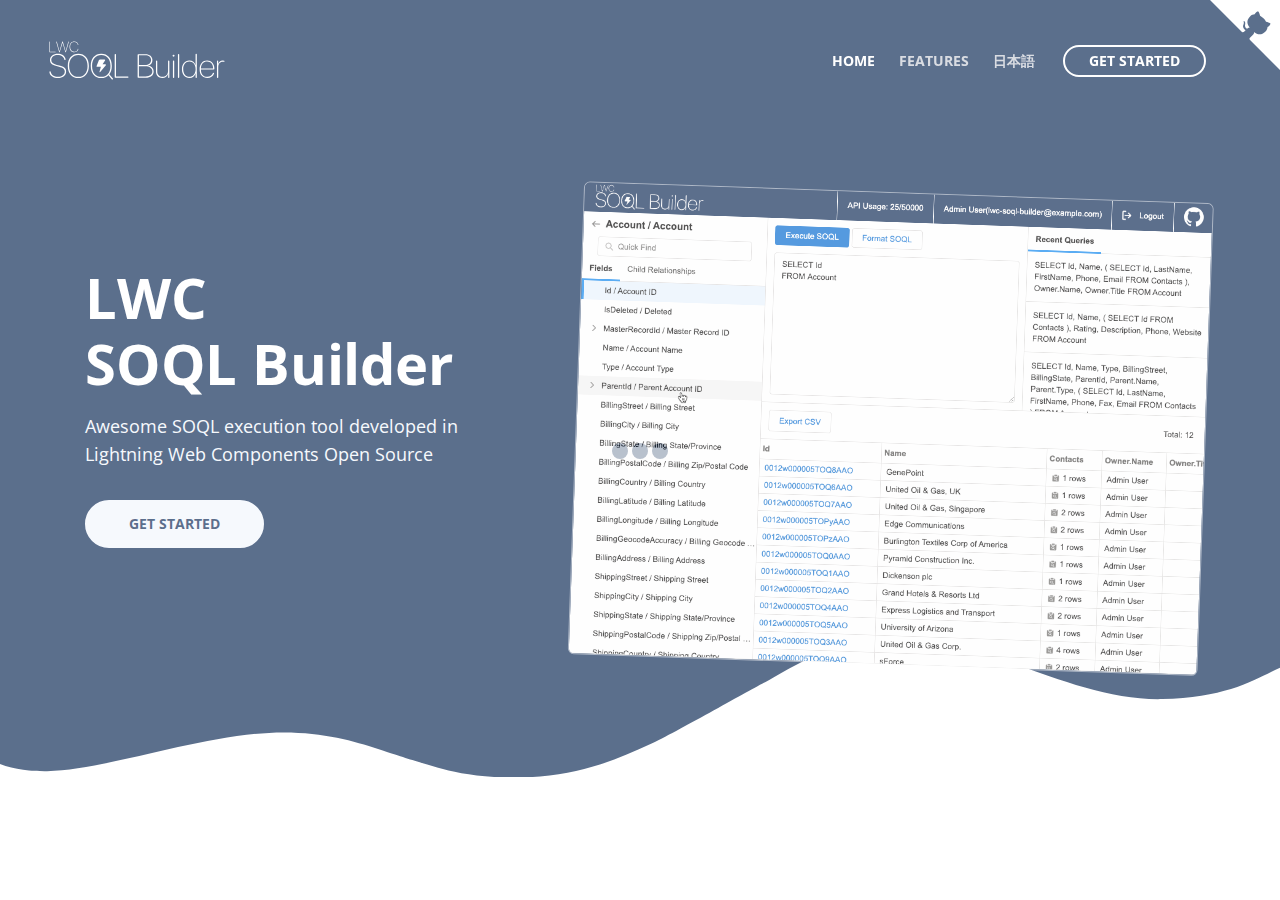
<file: index.html>
<!DOCTYPE html>
<html lang="en">
<head>
    <!-- Global site tag (gtag.js) - Google Analytics -->
    <script async src="https://www.googletagmanager.com/gtag/js?id=UA-15440552-7"></script>
    <script>
        window.dataLayer = window.dataLayer || [];
        function gtag(){dataLayer.push(arguments);}
        gtag('js', new Date());

        gtag('config', 'UA-15440552-7');
    </script>

    <meta charset="utf-8">
    <meta name="viewport" content="width=device-width, initial-scale=1, shrink-to-fit=no">
    
    <!-- SEO Meta Tags -->
    <meta name="description" content="LWC SOQL Builder is Awesome SOQL execution tool developed in Lightning Web Components Open Source.">
    <meta name="author" content="Atsuhiko Kimura">

    <!-- OG Meta Tags to improve the way the post looks when you share the page on LinkedIn, Facebook, Google+ -->
	<meta property="og:site_name" content="LWC SOQL Builder" /> <!-- website name -->
	<meta property="og:site" content="https://lwc-soql-builder.github.io/" /> <!-- website link -->
	<meta property="og:title" content="LWC SOQL Builder"/> <!-- title shown in the actual shared post -->
	<meta property="og:description" content="Awesome SOQL execution tool developed in Lightning Web Components Open Source" /> <!-- description shown in the actual shared post -->
	<meta property="og:image" content="https://lwc-soql-builder.github.io/images/ogp.png" /> <!-- image link, make sure it's jpg -->
	<meta property="og:url" content="https://lwc-soql-builder.github.io/" /> <!-- where do you want your post to link to -->
	<meta property="og:type" content="website" />

    <!-- Website Title -->
    <title>LWC SOQL Builder</title>
    
    <!-- Styles -->
    <link href="https://fonts.googleapis.com/css?family=Open+Sans:400,400i,700&display=swap&subset=latin-ext" rel="stylesheet">
    <link href="css/bootstrap.css" rel="stylesheet">
    <link href="css/fontawesome-all.css" rel="stylesheet">
    <link href="css/swiper.css" rel="stylesheet">
	<link href="css/magnific-popup.css" rel="stylesheet">
	<link href="css/styles.css" rel="stylesheet">
	
	<!-- Favicon  -->
    <link rel="icon" href="images/favicon.ico">
</head>
<body data-spy="scroll" data-target=".fixed-top">
    
    <!-- Preloader -->
	<div class="spinner-wrapper">
        <div class="spinner">
            <div class="bounce1"></div>
            <div class="bounce2"></div>
            <div class="bounce3"></div>
        </div>
    </div>
    <!-- end of preloader -->
    

    <!-- Navigation -->
    <nav class="navbar navbar-expand-lg navbar-dark navbar-custom fixed-top">
        <div class="container">

            <!-- Text Logo - Use this if you don't have a graphic logo -->
            <!-- <a class="navbar-brand logo-text page-scroll" href="index.html">Tivo</a> -->

            <!-- Image Logo -->
            <a class="navbar-brand logo-image" href="/"><img src="images/logo_white.svg" alt="alternative"></a> 
            
            <!-- Mobile Menu Toggle Button -->
            <button class="navbar-toggler" type="button" data-toggle="collapse" data-target="#navbarsExampleDefault" aria-controls="navbarsExampleDefault" aria-expanded="false" aria-label="Toggle navigation">
                <span class="navbar-toggler-awesome fas fa-bars"></span>
                <span class="navbar-toggler-awesome fas fa-times"></span>
            </button>
            <!-- end of mobile menu toggle button -->

            <div class="collapse navbar-collapse" id="navbarsExampleDefault">
                <ul class="navbar-nav ml-auto">
                    <li class="nav-item">
                        <a class="nav-link page-scroll" href="#header">HOME <span class="sr-only">(current)</span></a>
                    </li>
                    <li class="nav-item">
                        <a class="nav-link page-scroll" href="#features">FEATURES</a>
                    </li>
                    <li class="nav-item">
                        <a class="nav-link" href="index.ja.html">日本語</a>
                    </li>
                </ul>
                <span class="nav-item">
                    <a class="btn-outline-sm" href="/lwc-soql-builder/">GET STARTED</a>
                </span>
            </div>
        </div> <!-- end of container -->
    </nav> <!-- end of navbar -->
    <!-- end of navigation -->

    <!-- Github Corners-->
    <a href="https://github.com/lwc-soql-builder/lwc-soql-builder" class="github-corner" aria-label="View source on GitHub" target="_blank"><svg width="70" height="70" viewBox="0 0 250 250" style="fill:#fff; color:#16325c; position: fixed; top: 0; border: 0; right: 0; z-index:1100;" aria-hidden="true"><path d="M0,0 L115,115 L130,115 L142,142 L250,250 L250,0 Z"></path><path d="M128.3,109.0 C113.8,99.7 119.0,89.6 119.0,89.6 C122.0,82.7 120.5,78.6 120.5,78.6 C119.2,72.0 123.4,76.3 123.4,76.3 C127.3,80.9 125.5,87.3 125.5,87.3 C122.9,97.6 130.6,101.9 134.4,103.2" fill="currentColor" style="transform-origin: 130px 106px;" class="octo-arm"></path><path d="M115.0,115.0 C114.9,115.1 118.7,116.5 119.8,115.4 L133.7,101.6 C136.9,99.2 139.9,98.4 142.2,98.6 C133.8,88.0 127.5,74.4 143.8,58.0 C148.5,53.4 154.0,51.2 159.7,51.0 C160.3,49.4 163.2,43.6 171.4,40.1 C171.4,40.1 176.1,42.5 178.8,56.2 C183.1,58.6 187.2,61.8 190.9,65.4 C194.5,69.0 197.7,73.2 200.1,77.6 C213.8,80.2 216.3,84.9 216.3,84.9 C212.7,93.1 206.9,96.0 205.4,96.6 C205.1,102.4 203.0,107.8 198.3,112.5 C181.9,128.9 168.3,122.5 157.7,114.1 C157.9,116.9 156.7,120.9 152.7,124.9 L141.0,136.5 C139.8,137.7 141.6,141.9 141.8,141.8 Z" fill="currentColor" class="octo-body"></path></svg></a><style>.github-corner:hover .octo-arm{animation:octocat-wave 560ms ease-in-out}@keyframes octocat-wave{0%,100%{transform:rotate(0)}20%,60%{transform:rotate(-25deg)}40%,80%{transform:rotate(10deg)}}@media (max-width:500px){.github-corner:hover .octo-arm{animation:none}.github-corner .octo-arm{animation:octocat-wave 560ms ease-in-out}}</style>
    <!-- end of Github Corners-->

    <!-- Header -->
    <header id="header" class="header">
        <div class="header-content">
            <div class="container">
                <div class="row">
                    <div class="col-lg-6 col-xl-5">
                        <div class="text-container">
                            <h1>LWC <br>SOQL Builder</h1>
                            <p class="p-large">Awesome SOQL execution tool developed in Lightning Web Components Open Source</p>
                            <a class="btn-solid-lg page-scroll" href="/lwc-soql-builder/">GET STARTED</a>
                        </div> <!-- end of text-container -->
                    </div> <!-- end of col -->
                    <div class="col-lg-6 col-xl-7">
                        <div class="image-container">
                            <div class="img-wrapper">
                                <a class="popup-with-move-anim" href="#header-lightbox">
                                    <img class="img-fluid" src="images/lwc-soql-builder-animation.gif" alt="alternative">
                                </a>
                            </div> <!-- end of img-wrapper -->
                        </div> <!-- end of image-container -->
                    </div> <!-- end of col -->
                </div> <!-- end of row -->
            </div> <!-- end of container -->
        </div> <!-- end of header-content -->
    </header> <!-- end of header -->
    <svg class="header-frame" data-name="Layer 1" xmlns="http://www.w3.org/2000/svg" preserveAspectRatio="none" viewBox="0 0 1920 310"><defs><style>.cls-1{fill:#16325c;}</style></defs><title>header-frame</title><path class="cls-1" d="M0,283.054c22.75,12.98,53.1,15.2,70.635,14.808,92.115-2.077,238.3-79.9,354.895-79.938,59.97-.019,106.17,18.059,141.58,34,47.778,21.511,47.778,21.511,90,38.938,28.418,11.731,85.344,26.169,152.992,17.971,68.127-8.255,115.933-34.963,166.492-67.393,37.467-24.032,148.6-112.008,171.753-127.963,27.951-19.26,87.771-81.155,180.71-89.341,72.016-6.343,105.479,12.388,157.434,35.467,69.73,30.976,168.93,92.28,256.514,89.405,100.992-3.315,140.276-41.7,177-64.9V0.24H0V283.054Z"/></svg>
    <!-- end of header -->
    	
    <!-- Scripts -->
    <script src="js/jquery.min.js"></script> <!-- jQuery for Bootstrap's JavaScript plugins -->
    <script src="js/popper.min.js"></script> <!-- Popper tooltip library for Bootstrap -->
    <script src="js/bootstrap.min.js"></script> <!-- Bootstrap framework -->
    <script src="js/jquery.easing.min.js"></script> <!-- jQuery Easing for smooth scrolling between anchors -->
    <script src="js/swiper.min.js"></script> <!-- Swiper for image and text sliders -->
    <script src="js/jquery.magnific-popup.js"></script> <!-- Magnific Popup for lightboxes -->
    <script src="js/validator.min.js"></script> <!-- Validator.js - Bootstrap plugin that validates forms -->
    <script src="js/scripts.js"></script> <!-- Custom scripts -->
</body>
</html>
</file>
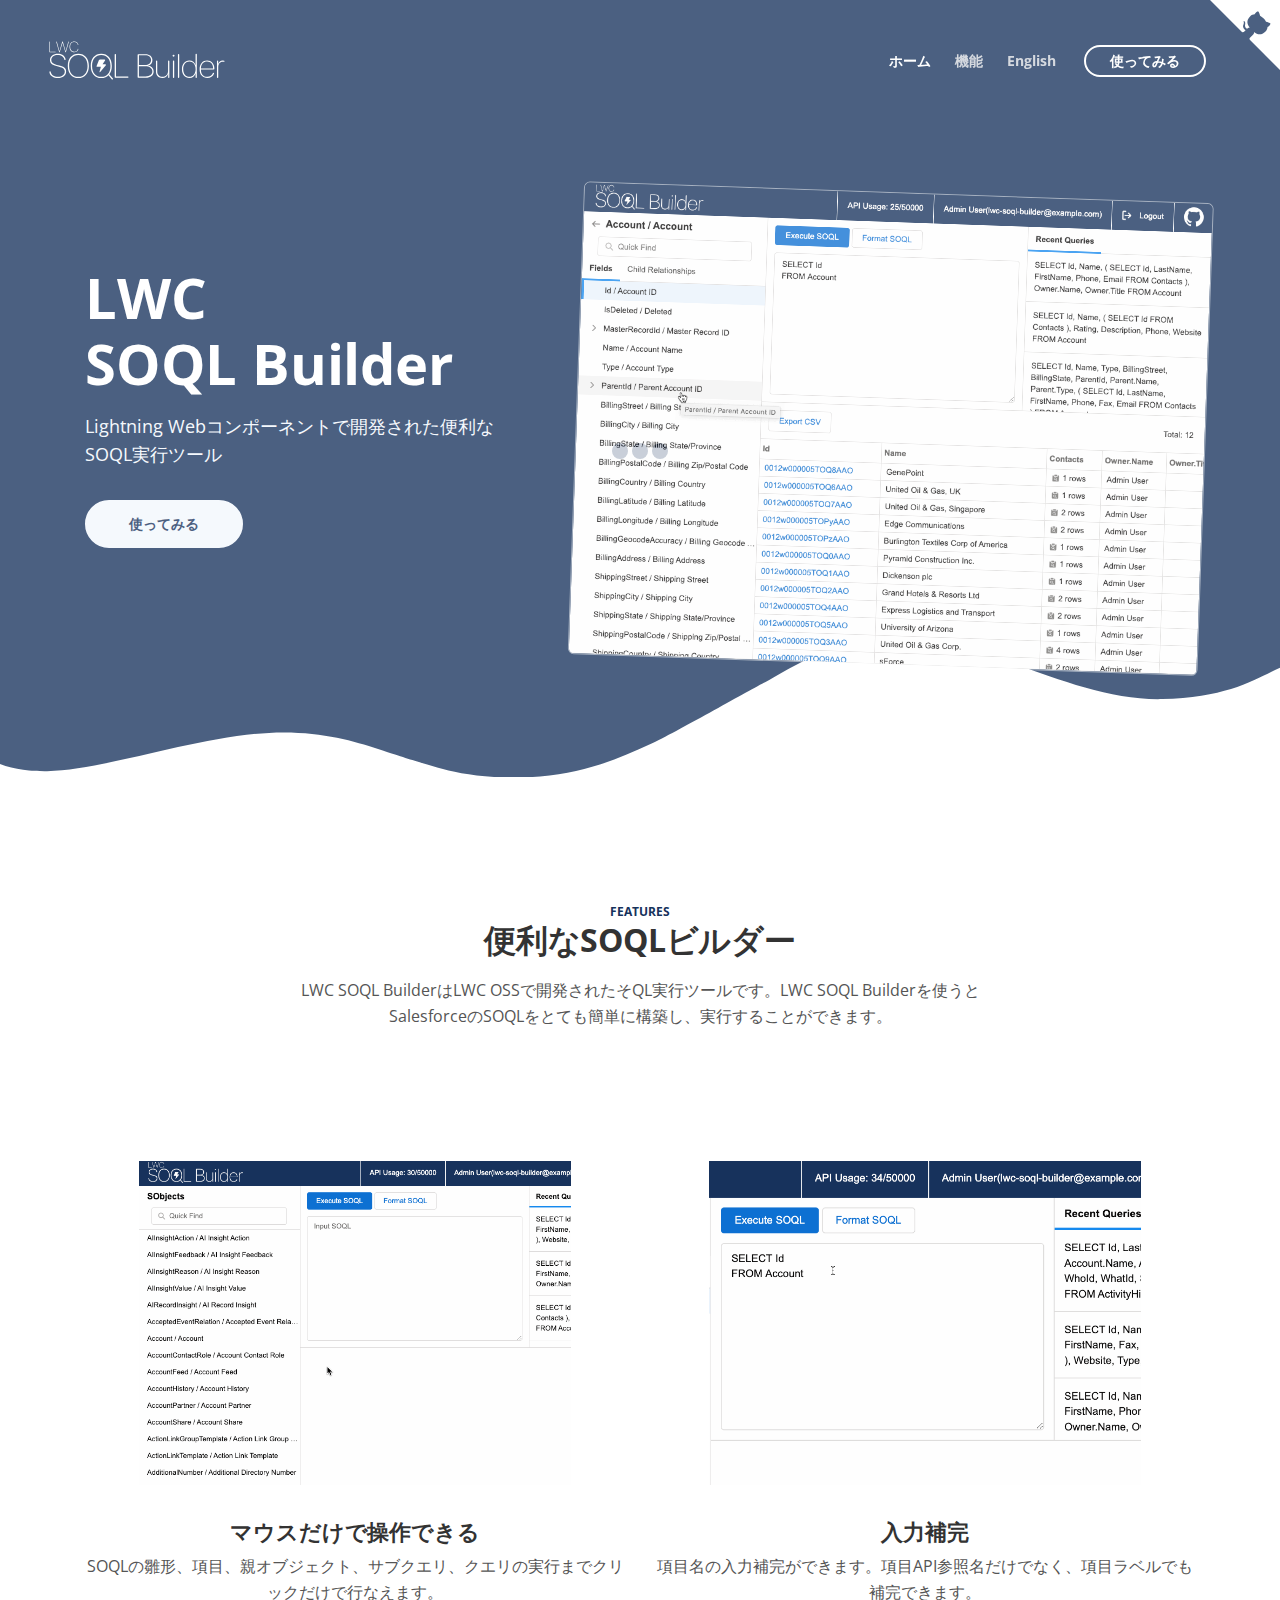
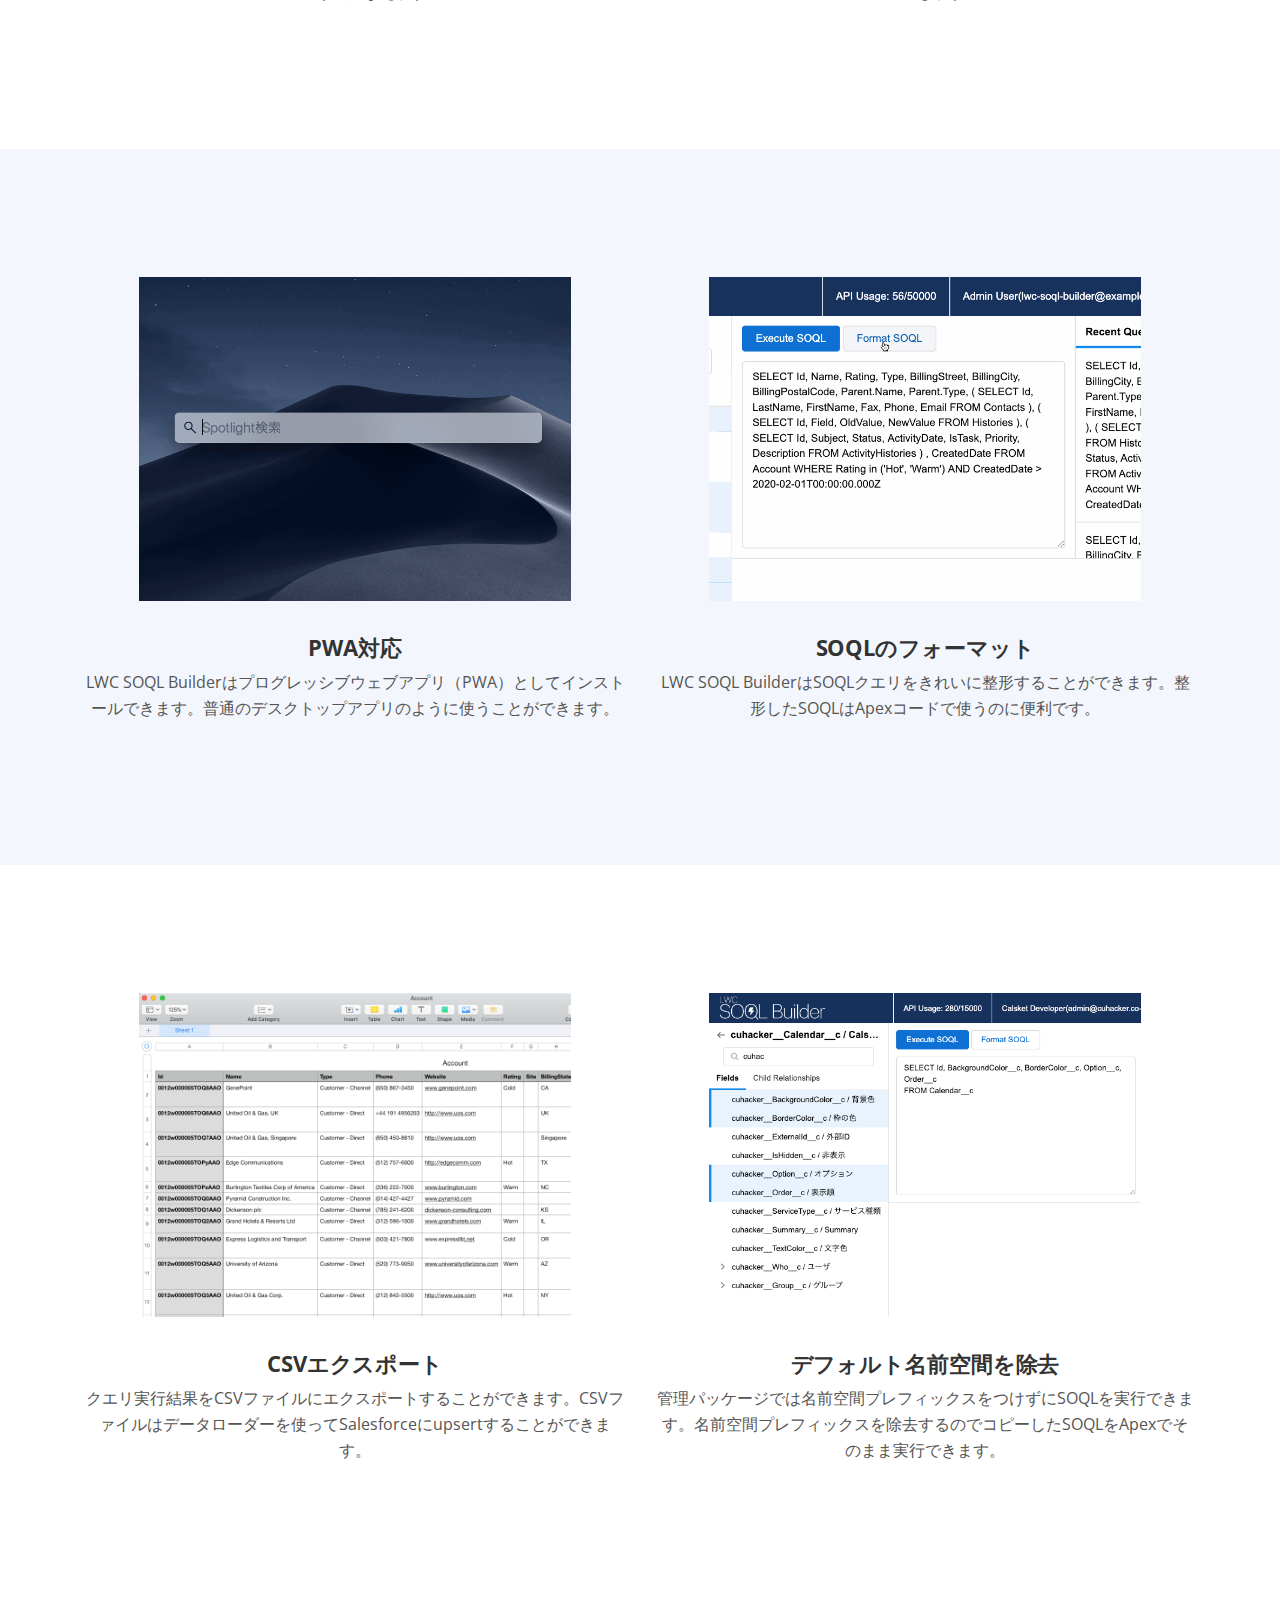
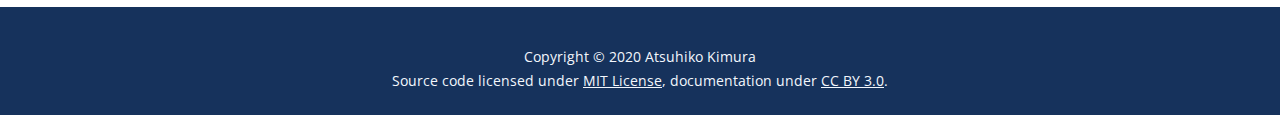
<file: index.ja.html>
<!DOCTYPE html>
<html lang="ja">
<head>
    <!-- Global site tag (gtag.js) - Google Analytics -->
    <script async src="https://www.googletagmanager.com/gtag/js?id=UA-15440552-7"></script>
    <script>
        window.dataLayer = window.dataLayer || [];
        function gtag(){dataLayer.push(arguments);}
        gtag('js', new Date());

        gtag('config', 'UA-15440552-7');
    </script>

    <meta charset="utf-8">
    <meta name="viewport" content="width=device-width, initial-scale=1, shrink-to-fit=no">
    
    <!-- SEO Meta Tags -->
    <meta name="description" content="LWC SOQL Builder is Awesome SOQL execution tool developed in Lightning Web Components Open Source.">
    <meta name="author" content="Atsuhiko Kimura">

    <!-- OG Meta Tags to improve the way the post looks when you share the page on LinkedIn, Facebook, Google+ -->
	<meta property="og:site_name" content="LWC SOQL Builder" /> <!-- website name -->
	<meta property="og:site" content="https://lwc-soql-builder.github.io/" /> <!-- website link -->
	<meta property="og:title" content="LWC SOQL Builder"/> <!-- title shown in the actual shared post -->
	<meta property="og:description" content="Awesome SOQL execution tool developed in Lightning Web Components Open Source" /> <!-- description shown in the actual shared post -->
	<meta property="og:image" content="https://lwc-soql-builder.github.io/images/ogp.png" /> <!-- image link, make sure it's jpg -->
	<meta property="og:url" content="https://lwc-soql-builder.github.io/" /> <!-- where do you want your post to link to -->
	<meta property="og:type" content="website" />

    <!-- Website Title -->
    <title>LWC SOQL Builder</title>
    
    <!-- Styles -->
    <link href="https://fonts.googleapis.com/css?family=Open+Sans:400,400i,700&display=swap&subset=latin-ext" rel="stylesheet">
    <link href="css/bootstrap.css" rel="stylesheet">
    <link href="css/fontawesome-all.css" rel="stylesheet">
    <link href="css/swiper.css" rel="stylesheet">
	<link href="css/magnific-popup.css" rel="stylesheet">
	<link href="css/styles.css" rel="stylesheet">
	
	<!-- Favicon  -->
    <link rel="icon" href="images/favicon.ico">
</head>
<body data-spy="scroll" data-target=".fixed-top">
    
    <!-- Preloader -->
	<div class="spinner-wrapper">
        <div class="spinner">
            <div class="bounce1"></div>
            <div class="bounce2"></div>
            <div class="bounce3"></div>
        </div>
    </div>
    <!-- end of preloader -->
    

    <!-- Navigation -->
    <nav class="navbar navbar-expand-lg navbar-dark navbar-custom fixed-top">
        <div class="container">

            <!-- Text Logo - Use this if you don't have a graphic logo -->
            <!-- <a class="navbar-brand logo-text page-scroll" href="index.html">Tivo</a> -->

            <!-- Image Logo -->
            <a class="navbar-brand logo-image" href="/"><img src="images/logo_white.svg" alt="alternative"></a> 
            
            <!-- Mobile Menu Toggle Button -->
            <button class="navbar-toggler" type="button" data-toggle="collapse" data-target="#navbarsExampleDefault" aria-controls="navbarsExampleDefault" aria-expanded="false" aria-label="Toggle navigation">
                <span class="navbar-toggler-awesome fas fa-bars"></span>
                <span class="navbar-toggler-awesome fas fa-times"></span>
            </button>
            <!-- end of mobile menu toggle button -->

            <div class="collapse navbar-collapse" id="navbarsExampleDefault">
                <ul class="navbar-nav ml-auto">
                    <li class="nav-item">
                        <a class="nav-link page-scroll" href="#header">ホーム <span class="sr-only">(current)</span></a>
                    </li>
                    <li class="nav-item">
                        <a class="nav-link page-scroll" href="#features">機能</a>
                    </li>
                    <li class="nav-item">
                        <a class="nav-link" href="index.html">English</a>
                    </li>
                </ul>
                <span class="nav-item">
                    <a class="btn-outline-sm" href="/lwc-soql-builder/">使ってみる</a>
                </span>
            </div>
        </div> <!-- end of container -->
    </nav> <!-- end of navbar -->
    <!-- end of navigation -->

    <!-- Github Corners-->
    <a href="https://github.com/lwc-soql-builder/lwc-soql-builder" class="github-corner" aria-label="View source on GitHub" target="_blank"><svg width="70" height="70" viewBox="0 0 250 250" style="fill:#fff; color:#16325c; position: fixed; top: 0; border: 0; right: 0; z-index:1100;" aria-hidden="true"><path d="M0,0 L115,115 L130,115 L142,142 L250,250 L250,0 Z"></path><path d="M128.3,109.0 C113.8,99.7 119.0,89.6 119.0,89.6 C122.0,82.7 120.5,78.6 120.5,78.6 C119.2,72.0 123.4,76.3 123.4,76.3 C127.3,80.9 125.5,87.3 125.5,87.3 C122.9,97.6 130.6,101.9 134.4,103.2" fill="currentColor" style="transform-origin: 130px 106px;" class="octo-arm"></path><path d="M115.0,115.0 C114.9,115.1 118.7,116.5 119.8,115.4 L133.7,101.6 C136.9,99.2 139.9,98.4 142.2,98.6 C133.8,88.0 127.5,74.4 143.8,58.0 C148.5,53.4 154.0,51.2 159.7,51.0 C160.3,49.4 163.2,43.6 171.4,40.1 C171.4,40.1 176.1,42.5 178.8,56.2 C183.1,58.6 187.2,61.8 190.9,65.4 C194.5,69.0 197.7,73.2 200.1,77.6 C213.8,80.2 216.3,84.9 216.3,84.9 C212.7,93.1 206.9,96.0 205.4,96.6 C205.1,102.4 203.0,107.8 198.3,112.5 C181.9,128.9 168.3,122.5 157.7,114.1 C157.9,116.9 156.7,120.9 152.7,124.9 L141.0,136.5 C139.8,137.7 141.6,141.9 141.8,141.8 Z" fill="currentColor" class="octo-body"></path></svg></a><style>.github-corner:hover .octo-arm{animation:octocat-wave 560ms ease-in-out}@keyframes octocat-wave{0%,100%{transform:rotate(0)}20%,60%{transform:rotate(-25deg)}40%,80%{transform:rotate(10deg)}}@media (max-width:500px){.github-corner:hover .octo-arm{animation:none}.github-corner .octo-arm{animation:octocat-wave 560ms ease-in-out}}</style>
    <!-- end of Github Corners-->

    <!-- Header -->
    <header id="header" class="header">
        <div class="header-content">
            <div class="container">
                <div class="row">
                    <div class="col-lg-6 col-xl-5">
                        <div class="text-container">
                            <h1>LWC <br>SOQL Builder</h1>
                            <p class="p-large">Lightning Webコンポーネントで開発された便利なSOQL実行ツール</p>
                            <a class="btn-solid-lg page-scroll" href="/lwc-soql-builder/">使ってみる</a>
                        </div> <!-- end of text-container -->
                    </div> <!-- end of col -->
                    <div class="col-lg-6 col-xl-7">
                        <div class="image-container">
                            <div class="img-wrapper">
                                <a class="popup-with-move-anim" href="#header-lightbox">
                                    <img class="img-fluid" src="images/lwc-soql-builder-animation.gif" alt="alternative">
                                </a>
                            </div> <!-- end of img-wrapper -->
                        </div> <!-- end of image-container -->
                    </div> <!-- end of col -->
                </div> <!-- end of row -->
            </div> <!-- end of container -->
        </div> <!-- end of header-content -->
    </header> <!-- end of header -->
    <svg class="header-frame" data-name="Layer 1" xmlns="http://www.w3.org/2000/svg" preserveAspectRatio="none" viewBox="0 0 1920 310"><defs><style>.cls-1{fill:#16325c;}</style></defs><title>header-frame</title><path class="cls-1" d="M0,283.054c22.75,12.98,53.1,15.2,70.635,14.808,92.115-2.077,238.3-79.9,354.895-79.938,59.97-.019,106.17,18.059,141.58,34,47.778,21.511,47.778,21.511,90,38.938,28.418,11.731,85.344,26.169,152.992,17.971,68.127-8.255,115.933-34.963,166.492-67.393,37.467-24.032,148.6-112.008,171.753-127.963,27.951-19.26,87.771-81.155,180.71-89.341,72.016-6.343,105.479,12.388,157.434,35.467,69.73,30.976,168.93,92.28,256.514,89.405,100.992-3.315,140.276-41.7,177-64.9V0.24H0V283.054Z"/></svg>
    <!-- end of header -->

    <!-- Header Lightbox -->
    <div id="header-lightbox" class="lightbox-basic zoom-anim-dialog mfp-hide">
        <div class="container">
            <div class="row">
                <button title="Close (Esc)" type="button" class="mfp-close x-button">×</button>
                <div class="col-lg-12">
                    <div class="image-container">
                        <img class="img-fluid" src="images/lwc-soql-builder-animation.gif" alt="alternative">
                    </div> <!-- end of image-container -->
                </div> <!-- end of col -->
            </div> <!-- end of row -->
        </div> <!-- end of container -->
    </div> <!-- end of lightbox-basic -->
    <!-- end of header lightbox -->


    <!-- Details -->
    <div id="features" class="basic-1">
        <div class="container">
            <div class="row">
                <div class="col-lg-12">
                    <div class="above-heading">FEATURES</div>
                    <h2 class="h2-heading">便利なSOQLビルダー</h2>
                    <p class="p-heading">LWC SOQL BuilderはLWC OSSで開発されたそQL実行ツールです。LWC SOQL Builderを使うとSalesforceのSOQLをとても簡単に構築し、実行することができます。</p>
                </div> <!-- end of col -->
            </div> <!-- end of row -->
            <div class="row">
                <div class="col-lg-6">
                    <div class="image-container">
                        <a class="popup-with-move-anim" href="#feature-lightbox-1">
                            <img class="img-fluid" src="images/point-and-click.gif" alt="alternative">
                        </a>
                    </div> <!-- end of image-container -->
                    <div class="text-container">
                        <h4>マウスだけで操作できる</h4>
                        <p>SOQLの雛形、項目、親オブジェクト、サブクエリ、クエリの実行までクリックだけで行なえます。</p>
                    </div> <!-- end of text-container -->
                </div> <!-- end of col -->
                <div class="col-lg-6">
                    <div class="image-container">
                        <a class="popup-with-move-anim" href="#feature-lightbox-2">
                            <img class="img-fluid" src="images/autocomplete.gif" alt="alternative">
                        </a>
                    </div> <!-- end of image-container -->
                    <div class="text-container">
                        <h4>入力補完</h4>
                        <p>項目名の入力補完ができます。項目API参照名だけでなく、項目ラベルでも補完できます。</p>
                    </div> <!-- end of text-container -->
                </div> <!-- end of col -->
            </div> <!-- end of row -->
        </div> <!-- end of container -->
    </div> <!-- end of basic-1 -->
    <!-- end of details -->


    <!-- Details -->
    <div class="basic-1 colored">
        <div class="container">
            <div class="row">
                <div class="col-lg-6">
                    <div class="image-container">
                        <a class="popup-with-move-anim" href="#feature-lightbox-3">
                            <img class="img-fluid" src="images/pwa.gif" alt="alternative">
                        </a>
                    </div> <!-- end of image-container -->
                    <div class="text-container">
                        <h4>PWA対応</h4>
                        <p>LWC SOQL Builderはプログレッシブウェブアプリ（PWA）としてインストールできます。普通のデスクトップアプリのように使うことができます。</p>
                    </div> <!-- end of text-container -->
                </div> <!-- end of col -->
                <div class="col-lg-6">
                    <div class="image-container">
                        <a class="popup-with-move-anim" href="#feature-lightbox-4">
                            <img class="img-fluid" src="images/format-soql.gif" alt="alternative">
                        </a>
                    </div> <!-- end of image-container -->
                    <div class="text-container">
                        <h4>SOQLのフォーマット</h4>
                        <p>LWC SOQL BuilderはSOQLクエリをきれいに整形することができます。整形したSOQLはApexコードで使うのに便利です。</p>
                    </div> <!-- end of text-container -->
                </div> <!-- end of col -->
            </div> <!-- end of row -->
        </div> <!-- end of container -->
    </div> <!-- end of basic-1 -->
    <!-- end of details -->


    <!-- Details -->
    <div class="basic-1">
        <div class="container">
            <div class="row">
                <div class="col-lg-6">
                    <div class="image-container">
                        <a class="popup-with-move-anim" href="#feature-lightbox-5">
                            <img class="img-fluid" src="images/csv-export.png" alt="alternative">
                        </a>
                    </div> <!-- end of image-container -->
                    <div class="text-container">
                        <h4>CSVエクスポート</h4>
                        <p>クエリ実行結果をCSVファイルにエクスポートすることができます。CSVファイルはデータローダーを使ってSalesforceにupsertすることができます。</p>
                    </div> <!-- end of text-container -->
                </div> <!-- end of col -->
                <div class="col-lg-6">
                    <div class="image-container">
                        <a class="popup-with-move-anim" href="#feature-lightbox-6">
                            <img class="img-fluid" src="images/ignore-namespace.png" alt="alternative">
                        </a>
                    </div> <!-- end of image-container -->
                    <div class="text-container">
                        <h4>デフォルト名前空間を除去</h4>
                        <p>管理パッケージでは名前空間プレフィックスをつけずにSOQLを実行できます。名前空間プレフィックスを除去するのでコピーしたSOQLをApexでそのまま実行できます。</p>
                    </div> <!-- end of text-container -->
                </div> <!-- end of col -->
            </div> <!-- end of row -->
        </div> <!-- end of container -->
    </div> <!-- end of basic-1 -->
    <!-- end of details -->


    <!-- Feature Lightbox 1 -->
    <div id="feature-lightbox-1" class="lightbox-basic zoom-anim-dialog mfp-hide">
        <div class="container">
            <div class="row">
                <button title="Close (Esc)" type="button" class="mfp-close x-button">×</button>
                <div class="col-lg-12">
                    <div class="text-container">
                        <h4>マウスだけで操作できる</h4>
                        <p>SOQLの雛形、項目、親オブジェクト、サブクエリ、クエリの実行までクリックだけで行なえます。</p>
                    </div> <!-- end of text-container -->
                    <div class="image-container">
                        <img class="img-fluid" src="images/point-and-click.gif" alt="alternative">
                    </div> <!-- end of image-container -->
                </div> <!-- end of col -->
            </div> <!-- end of row -->
        </div> <!-- end of container -->
    </div> <!-- end of lightbox-basic -->
    <!-- end of feature lightbox 1 -->


    <!-- Feature Lightbox 2 -->
    <div id="feature-lightbox-2" class="lightbox-basic zoom-anim-dialog mfp-hide">
        <div class="container">
            <div class="row">
                <button title="Close (Esc)" type="button" class="mfp-close x-button">×</button>
                <div class="col-lg-12">
                    <div class="text-container">
                        <h4>入力補完</h4>
                        <p>項目名の入力補完ができます。項目API参照名だけでなく、項目ラベルでも補完できます。</p>
                    </div> <!-- end of text-container -->
                    <div class="image-container">
                        <img class="img-fluid" src="images/autocomplete.gif" alt="alternative">
                    </div> <!-- end of image-container -->
                </div> <!-- end of col -->
            </div> <!-- end of row -->
        </div> <!-- end of container -->
    </div> <!-- end of lightbox-basic -->
    <!-- end of feature lightbox 2 -->


    <!-- Feature Lightbox 3 -->
    <div id="feature-lightbox-3" class="lightbox-basic zoom-anim-dialog mfp-hide">
        <div class="container">
            <div class="row">
                <button title="Close (Esc)" type="button" class="mfp-close x-button">×</button>
                <div class="col-lg-12">
                    <div class="text-container">
                        <h4>PWA対応</h4>
                        <p>LWC SOQL Builderはプログレッシブウェブアプリ（PWA）としてインストールできます。普通のデスクトップアプリのように使うことができます。</p>
                    </div> <!-- end of text-container -->
                    <div class="image-container">
                        <img class="img-fluid" src="images/pwa.gif" alt="alternative">
                    </div> <!-- end of image-container -->
                </div> <!-- end of col -->
            </div> <!-- end of row -->
        </div> <!-- end of container -->
    </div> <!-- end of lightbox-basic -->
    <!-- end of feature lightbox 3 -->


    <!-- Feature Lightbox 4 -->
    <div id="feature-lightbox-4" class="lightbox-basic zoom-anim-dialog mfp-hide">
        <div class="container">
            <div class="row">
                <button title="Close (Esc)" type="button" class="mfp-close x-button">×</button>
                <div class="col-lg-12">
                    <div class="text-container">
                        <h4>SOQLのフォーマット</h4>
                        <p>LWC SOQL BuilderはSOQLクエリをきれいに整形することができます。整形したSOQLはApexコードで使うのに便利です。</p>
                    </div> <!-- end of text-container -->
                    <div class="image-container">
                        <img class="img-fluid" src="images/format-soql.gif" alt="alternative">
                    </div> <!-- end of image-container -->
                </div> <!-- end of col -->
            </div> <!-- end of row -->
        </div> <!-- end of container -->
    </div> <!-- end of lightbox-basic -->
    <!-- end of feature lightbox 4 -->


    <!-- Feature Lightbox 5 -->
    <div id="feature-lightbox-5" class="lightbox-basic zoom-anim-dialog mfp-hide">
        <div class="container">
            <div class="row">
                <button title="Close (Esc)" type="button" class="mfp-close x-button">×</button>
                <div class="col-lg-12">
                    <div class="text-container">
                        <h4>CSVエクスポート</h4>
                        <p>クエリ実行結果をCSVファイルにエクスポートすることができます。CSVファイルはデータローダーを使ってSalesforceにupsertすることができます。</p>
                    </div> <!-- end of text-container -->
                    <div class="image-container">
                        <img class="img-fluid" src="images/csv-export.png" alt="alternative">
                    </div> <!-- end of image-container -->
                </div> <!-- end of col -->
            </div> <!-- end of row -->
        </div> <!-- end of container -->
    </div> <!-- end of lightbox-basic -->
    <!-- end of feature lightbox 5 -->


    <!-- Feature Lightbox 6 -->
    <div id="feature-lightbox-6" class="lightbox-basic zoom-anim-dialog mfp-hide">
        <div class="container">
            <div class="row">
                <button title="Close (Esc)" type="button" class="mfp-close x-button">×</button>
                <div class="col-lg-12">
                    <div class="text-container">
                        <h4>デフォルト名前空間を除去</h4>
                        <p>管理パッケージでは名前空間プレフィックスをつけずにSOQLを実行できます。名前空間プレフィックスを除去するのでコピーしたSOQLをApexでそのまま実行できます。</p>
                    </div> <!-- end of text-container -->
                    <div class="image-container">
                        <img class="img-fluid" src="images/ignore-namespace.png" alt="alternative">
                    </div> <!-- end of image-container -->
                </div> <!-- end of col -->
            </div> <!-- end of row -->
        </div> <!-- end of container -->
    </div> <!-- end of lightbox-basic -->
    <!-- end of feature lightbox 6 -->


    <!-- Copyright -->
    <div class="copyright">
        <div class="container">
            <div class="row">
                <div class="col-lg-12">
                    <p class="p-small">Copyright © 2020 Atsuhiko Kimura<br>
                    Source code licensed under <a href="https://github.com/lwc-soql-builder/lwc-soql-builder/blob/master/LICENSE" target="_blank">MIT License</a>,
                      documentation under <a href="http://creativecommons.org/licenses/by/3.0/" target="_blank">CC BY 3.0</a>.</p>
                </div> <!-- end of col -->
            </div> <!-- enf of row -->
        </div> <!-- end of container -->
    </div> <!-- end of copyright --> 
    <!-- end of copyright -->
    
    	
    <!-- Scripts -->
    <script src="js/jquery.min.js"></script> <!-- jQuery for Bootstrap's JavaScript plugins -->
    <script src="js/popper.min.js"></script> <!-- Popper tooltip library for Bootstrap -->
    <script src="js/bootstrap.min.js"></script> <!-- Bootstrap framework -->
    <script src="js/jquery.easing.min.js"></script> <!-- jQuery Easing for smooth scrolling between anchors -->
    <script src="js/swiper.min.js"></script> <!-- Swiper for image and text sliders -->
    <script src="js/jquery.magnific-popup.js"></script> <!-- Magnific Popup for lightboxes -->
    <script src="js/validator.min.js"></script> <!-- Validator.js - Bootstrap plugin that validates forms -->
    <script src="js/scripts.js"></script> <!-- Custom scripts -->
</body>
</html>
</file>
<file: css/styles.css>
/* Template: Tivo - SaaS App HTML Landing Page Template
   Author: Inovatik
   Created: Sep 2019
   Description: Master CSS file
*/
/*
   ModifiedBy: Atsuhiko Kimura
*/

/*****************************************
Table Of Contents:

01. General Styles
02. Preloader
03. Navigation
04. Header
05. Customers
06. Description
07. Features
08. Features Lightboxes
09. Details
10. Video
11. Pricing
12. Testimonials
13. Newsletter
14. Footer
15. Copyright
16. Back To Top Button
17. Extra Pages
18. Sign Up and Log In Pages
19. Media Queries
******************************************/

/*****************************************
Colors:
- Backgrounds, buttons, bullets, icons - blue #16325c
- Backgrounds, light button, light body text - light gray #f3f7fd
- Headings text - black #333
- Body text - dark gray #555
******************************************/


/******************************/
/*     01. General Styles     */
/******************************/
body,
html {
    width: 100%;
	height: 100%;
}

body, p {
	color: #555; 
	font: 400 1rem/1.625rem "Open Sans", sans-serif;;
}

.p-large {
	font: 400 1.125rem/1.75rem "Open Sans", sans-serif;
}

.p-small {
	font: 400 0.875rem/1.5rem "Open Sans", sans-serif;
}

h1 {
	color: #333;
	font: 700 2.5rem/3.125rem "Open Sans", sans-serif;
	letter-spacing: -0.2px;
}

h2 {
	color: #333;
	font: 700 2rem/2.625rem "Open Sans", sans-serif;
	letter-spacing: -0.2px;
}

h3 {
	color: #333;
	font: 700 1.625rem/2.125rem "Open Sans", sans-serif;
	letter-spacing: -0.2px;
}

h4 {
	color: #333;
	font: 700 1.375rem/1.75rem "Open Sans", sans-serif;
	letter-spacing: -0.1px;
}

h5 {
	color: #333;
	font: 700 1.125rem/1.5rem "Open Sans", sans-serif;
	letter-spacing: -0.1px;
}

h6 {
	color: #333;
	font: 700 1rem/1.375rem "Open Sans", sans-serif;
	letter-spacing: -0.1px;
}

.above-heading {
	color: #16325c;
	font: 700 0.75rem/0.875rem "Open Sans", sans-serif;
	text-align: center;
}

.p-heading {
	margin-bottom: 3.25rem;
}

.testimonial-text {
	font: italic 400 1rem/1.625rem "Open Sans", sans-serif;
}

.testimonial-author {
	font: 700 1rem/1.625rem "Open Sans", sans-serif;
	letter-spacing: -0.1px;
}

.li-space-lg li {
	margin-bottom: 0.375rem;
}

.indent {
	padding-left: 1.25rem;
}

a {
	color: #555;
	text-decoration: underline;
}

a:hover {
	color: #555;
	text-decoration: underline;
}

a.white {
	color: #fff;
}

.decorative-line {
	display: block;
	width: 5rem;
	height: 0.5rem;
	margin-right: auto;
	margin-left: auto;
}

.blue {
	color: #16325c;
}

.btn-solid-reg {
	display: inline-block;
	padding: 1.1875rem 2.125rem 1.1875rem 2.125rem;
	border: 0.125rem solid #16325c;
	border-radius: 2rem;
	background-color: #16325c;
	color: #fff;
	font: 700 0.875rem/0 "Open Sans", sans-serif;
	text-decoration: none;
	transition: all 0.2s;
}

.btn-solid-reg:hover {
	background-color: transparent;
	color: #16325c;
	text-decoration: none;
}

.btn-solid-lg {
	display: inline-block;
	padding: 1.375rem 2.625rem 1.375rem 2.625rem;
	border: 0.125rem solid #16325c;
	border-radius: 2rem;
	background-color: #16325c;
	color: #fff;
	font: 700 0.875rem/0 "Open Sans", sans-serif;
	text-decoration: none;
	transition: all 0.2s;
}

.btn-solid-lg:hover {
	background-color: transparent;
	color: #16325c;
	text-decoration: none;
}

.btn-outline-reg {
	display: inline-block;
	padding: 1.1875rem 2.125rem 1.1875rem 2.125rem;
	border: 0.125rem solid #16325c;
	border-radius: 2rem;
	background-color: transparent;
	color: #16325c;
	font: 700 0.875rem/0 "Open Sans", sans-serif;
	text-decoration: none;
	transition: all 0.2s;
}

.btn-outline-reg:hover {
	background-color: #16325c;
	color: #fff;
	text-decoration: none;
}

.btn-outline-lg {
	display: inline-block;
	padding: 1.375rem 2.625rem 1.375rem 2.625rem;
	border: 0.125rem solid #16325c;
	border-radius: 2rem;
	background-color: transparent;
	color: #16325c;
	font: 700 0.875rem/0 "Open Sans", sans-serif;
	text-decoration: none;
	transition: all 0.2s;
}

.btn-outline-lg:hover {
	background-color: #16325c;
	color: #fff;
	text-decoration: none;
}

.btn-outline-sm {
	display: inline-block;
	padding: 0.875rem 1.5rem 0.875rem 1.5rem;
	border: 0.125rem solid #16325c;
	border-radius: 2rem;
	background-color: transparent;
	color: #16325c;
	font: 700 0.875rem/0 "Open Sans", sans-serif;
	text-decoration: none;
	transition: all 0.2s;
}

.btn-outline-sm:hover {
	background-color: #16325c;
	color: #fff;
	text-decoration: none;
}

.form-group {
	position: relative;
	margin-bottom: 1.25rem;
}

.form-group.has-error.has-danger {
	margin-bottom: 0.625rem;
}

.form-group.has-error.has-danger .help-block.with-errors ul {
	margin-top: 0.375rem;
}

.label-control {
	position: absolute;
	top: 0.87rem;
	left: 1.25rem;
	color: #555;
	opacity: 1;
	font: 400 0.875rem/1.375rem "Open Sans", sans-serif;
	cursor: text;
	transition: all 0.2s ease;
}

/* IE10+ hack to solve lower label text position compared to the rest of the browsers */
@media screen and (-ms-high-contrast: active), screen and (-ms-high-contrast: none) {  
	.label-control {
		top: 0.9375rem;
	}
}

.form-control-input:focus + .label-control,
.form-control-input.notEmpty + .label-control,
.form-control-textarea:focus + .label-control,
.form-control-textarea.notEmpty + .label-control {
	top: 0.125rem;
	opacity: 1;
	font-size: 0.75rem;
	font-weight: 700;
}

.form-control-input,
.form-control-select {
	display: block; /* needed for proper display of the label in Firefox, IE, Edge */
	width: 100%;
	padding-top: 1.0625rem;
	padding-bottom: 0.0625rem;
	padding-left: 1.25rem;
	border: 1px solid #c4d8dc;
	border-radius: 0.25rem;
	background-color: #fff;
	color: #555;
	font: 400 0.875rem/1.875rem "Open Sans", sans-serif;
	transition: all 0.2s;
	-webkit-appearance: none; /* removes inner shadow on form inputs on ios safari */
}

.form-control-select {
	padding-top: 0.5rem;
	padding-bottom: 0.5rem;
	height: 3rem;
}

/* IE10+ hack to solve lower label text position compared to the rest of the browsers */
@media screen and (-ms-high-contrast: active), screen and (-ms-high-contrast: none) {  
	.form-control-input {
		padding-top: 1.25rem;
		padding-bottom: 0.75rem;
		line-height: 1.75rem;
	}

	.form-control-select {
		padding-top: 0.875rem;
		padding-bottom: 0.75rem;
		height: 3.125rem;
		line-height: 2.125rem;
	}
}

select {
    /* you should keep these first rules in place to maintain cross-browser behavior */
    -webkit-appearance: none;
	-moz-appearance: none;
	-ms-appearance: none;
    -o-appearance: none;
    appearance: none;
    background-image: url('../images/down-arrow.png');
    background-position: 96% 50%;
    background-repeat: no-repeat;
    outline: none;
}

select::-ms-expand {
    display: none; /* removes the ugly default down arrow on select form field in IE11 */
}

.form-control-textarea {
	display: block; /* used to eliminate a bottom gap difference between Chrome and IE/FF */
	width: 100%;
	height: 8rem; /* used instead of html rows to normalize height between Chrome and IE/FF */
	padding-top: 1.25rem;
	padding-left: 1.3125rem;
	border: 1px solid #c4d8dc;
	border-radius: 0.25rem;
	background-color: #fff;
	color: #555;
	font: 400 0.875rem/1.75rem "Open Sans", sans-serif;
	transition: all 0.2s;
}

.form-control-input:focus,
.form-control-select:focus,
.form-control-textarea:focus {
	border: 1px solid #a1a1a1;
	outline: none; /* Removes blue border on focus */
}

.form-control-input:hover,
.form-control-select:hover,
.form-control-textarea:hover {
	border: 1px solid #a1a1a1;
}

.checkbox {
	font: 400 0.75rem/1.25rem "Open Sans", sans-serif;
}

input[type='checkbox'] {
	vertical-align: -15%;
	margin-right: 0.375rem;
}

/* IE10+ hack to raise checkbox field position compared to the rest of the browsers */
@media screen and (-ms-high-contrast: active), screen and (-ms-high-contrast: none) {  
	input[type='checkbox'] {
		vertical-align: -9%;
	}
}

.form-control-submit-button {
	display: inline-block;
	width: 100%;
	height: 3.125rem;
	border: 1px solid #16325c;
	border-radius: 1.5rem;
	background-color: #16325c;
	color: #fff;
	font: 700 0.875rem/0 "Open Sans", sans-serif;
	cursor: pointer;
	transition: all 0.2s;
}

.form-control-submit-button:hover {
	background-color: transparent;
	color: #16325c;
}

/* Form Success And Error Message Formatting */
#smsgSubmit.h3.text-center.tada.animated,
#lmsgSubmit.h3.text-center.tada.animated,
#nmsgSubmit.h3.text-center.tada.animated,
#pmsgSubmit.h3.text-center.tada.animated,
#smsgSubmit.h3.text-center,
#lmsgSubmit.h3.text-center,
#nmsgSubmit.h3.text-center,
#pmsgSubmit.h3.text-center {
	display: block;
	margin-bottom: 0;
	color: #555;
	font-size: 1.125rem;
	line-height: 1rem;
}

.help-block.with-errors .list-unstyled {
	color: #555;
	font-size: 0.75rem;
	line-height: 1.125rem;
	text-align: left;
}

.help-block.with-errors ul {
	margin-bottom: 0;
}
/* end of form success and error message formatting */

/* Form Success And Error Message Animation - Animate.css */
@-webkit-keyframes tada {
	from {
		-webkit-transform: scale3d(1, 1, 1);
		-ms-transform: scale3d(1, 1, 1);
		transform: scale3d(1, 1, 1);
	}
	10%, 20% {
		-webkit-transform: scale3d(.9, .9, .9) rotate3d(0, 0, 1, -3deg);
		-ms-transform: scale3d(.9, .9, .9) rotate3d(0, 0, 1, -3deg);
		transform: scale3d(.9, .9, .9) rotate3d(0, 0, 1, -3deg);
	}
	30%, 50%, 70%, 90% {
		-webkit-transform: scale3d(1.1, 1.1, 1.1) rotate3d(0, 0, 1, 3deg);
		-ms-transform: scale3d(1.1, 1.1, 1.1) rotate3d(0, 0, 1, 3deg);
		transform: scale3d(1.1, 1.1, 1.1) rotate3d(0, 0, 1, 3deg);
	}
	40%, 60%, 80% {
		-webkit-transform: scale3d(1.1, 1.1, 1.1) rotate3d(0, 0, 1, -3deg);
		-ms-transform: scale3d(1.1, 1.1, 1.1) rotate3d(0, 0, 1, -3deg);
		transform: scale3d(1.1, 1.1, 1.1) rotate3d(0, 0, 1, -3deg);
	}
	to {
		-webkit-transform: scale3d(1, 1, 1);
		-ms-transform: scale3d(1, 1, 1);
		transform: scale3d(1, 1, 1);
	}
}

@keyframes tada {
	from {
		-webkit-transform: scale3d(1, 1, 1);
		-ms-transform: scale3d(1, 1, 1);
		transform: scale3d(1, 1, 1);
	}
	10%, 20% {
		-webkit-transform: scale3d(.9, .9, .9) rotate3d(0, 0, 1, -3deg);
		-ms-transform: scale3d(.9, .9, .9) rotate3d(0, 0, 1, -3deg);
		transform: scale3d(.9, .9, .9) rotate3d(0, 0, 1, -3deg);
	}
	30%, 50%, 70%, 90% {
		-webkit-transform: scale3d(1.1, 1.1, 1.1) rotate3d(0, 0, 1, 3deg);
		-ms-transform: scale3d(1.1, 1.1, 1.1) rotate3d(0, 0, 1, 3deg);
		transform: scale3d(1.1, 1.1, 1.1) rotate3d(0, 0, 1, 3deg);
	}
	40%, 60%, 80% {
		-webkit-transform: scale3d(1.1, 1.1, 1.1) rotate3d(0, 0, 1, -3deg);
		-ms-transform: scale3d(1.1, 1.1, 1.1) rotate3d(0, 0, 1, -3deg);
		transform: scale3d(1.1, 1.1, 1.1) rotate3d(0, 0, 1, -3deg);
	}
	to {
		-webkit-transform: scale3d(1, 1, 1);
		-ms-transform: scale3d(1, 1, 1);
		transform: scale3d(1, 1, 1);
	}
}

.tada {
	-webkit-animation-name: tada;
	animation-name: tada;
}

.animated {
	-webkit-animation-duration: 1s;
	animation-duration: 1s;
	-webkit-animation-fill-mode: both;
	animation-fill-mode: both;
}
/* end of form success and error message animation - Animate.css */

/* Fade-move Animation For Details Lightbox - Magnific Popup */
/* at start */
.my-mfp-slide-bottom .zoom-anim-dialog {
	opacity: 0;
	transition: all 0.2s ease-out;
	-webkit-transform: translateY(-1.25rem) perspective(37.5rem) rotateX(10deg);
	-ms-transform: translateY(-1.25rem) perspective(37.5rem) rotateX(10deg);
	transform: translateY(-1.25rem) perspective(37.5rem) rotateX(10deg);
}

/* animate in */
.my-mfp-slide-bottom.mfp-ready .zoom-anim-dialog {
	opacity: 1;
	-webkit-transform: translateY(0) perspective(37.5rem) rotateX(0); 
	-ms-transform: translateY(0) perspective(37.5rem) rotateX(0); 
	transform: translateY(0) perspective(37.5rem) rotateX(0); 
}

/* animate out */
.my-mfp-slide-bottom.mfp-removing .zoom-anim-dialog {
	opacity: 0;
	-webkit-transform: translateY(-0.625rem) perspective(37.5rem) rotateX(10deg); 
	-ms-transform: translateY(-0.625rem) perspective(37.5rem) rotateX(10deg); 
	transform: translateY(-0.625rem) perspective(37.5rem) rotateX(10deg); 
}

/* dark overlay, start state */
.my-mfp-slide-bottom.mfp-bg {
	opacity: 0;
	transition: opacity 0.2s ease-out;
}

/* animate in */
.my-mfp-slide-bottom.mfp-ready.mfp-bg {
	opacity: 0.8;
}
/* animate out */
.my-mfp-slide-bottom.mfp-removing.mfp-bg {
	opacity: 0;
}
/* end of fade-move animation for details lightbox - magnific popup */

/* Fade Animation For Image Lightbox - Magnific Popup */
@-webkit-keyframes fadeIn {
	from {
		opacity: 0;
	}
	to {
		opacity: 1;
	}
}

@keyframes fadeIn {
	from {
		opacity: 0;
	}
	to {
		opacity: 1;
	}
}

.fadeIn {
	-webkit-animation: fadeIn 0.6s;
	animation: fadeIn 0.6s;
}

@-webkit-keyframes fadeOut {
	from {
		opacity: 1;
	}
	to {
		opacity: 0;
	}
}

@keyframes fadeOut {
	from {
		opacity: 1;
	}
	to {
		opacity: 0;
	}
}

.fadeOut {
	-webkit-animation: fadeOut 0.8s;
	animation: fadeOut 0.8s;
}
/* end of fade animation for image lightbox - magnific popup */


/*************************/
/*     02. Preloader     */
/*************************/
.spinner-wrapper {
	position: fixed;
	z-index: 999999;
	top: 0;
	right: 0;
	bottom: 0;
	left: 0;
	background: #fff;
}

.spinner {
	position: absolute;
	top: 50%; /* centers the loading animation vertically one the screen */
	left: 50%; /* centers the loading animation horizontally one the screen */
	width: 3.75rem;
	height: 1.25rem;
	margin: -0.625rem 0 0 -1.875rem; /* is width and height divided by two */ 
	text-align: center;
}

.spinner > div {
	display: inline-block;
	width: 1rem;
	height: 1rem;
	border-radius: 100%;
	background-color: #16325c;
	-webkit-animation: sk-bouncedelay 1.4s infinite ease-in-out both;
	animation: sk-bouncedelay 1.4s infinite ease-in-out both;
}

.spinner .bounce1 {
	-webkit-animation-delay: -0.32s;
	animation-delay: -0.32s;
}

.spinner .bounce2 {
	-webkit-animation-delay: -0.16s;
	animation-delay: -0.16s;
}

@-webkit-keyframes sk-bouncedelay {
	0%, 80%, 100% { -webkit-transform: scale(0); }
	40% { -webkit-transform: scale(1.0); }
}

@keyframes sk-bouncedelay {
	0%, 80%, 100% { 
		-webkit-transform: scale(0);
		-ms-transform: scale(0);
		transform: scale(0);
	} 40% { 
		-webkit-transform: scale(1.0);
		-ms-transform: scale(1.0);
		transform: scale(1.0);
	}
}


/**************************/
/*     03. Navigation     */
/**************************/
.navbar-custom {
	background-color: #16325c;
	box-shadow: 0 0.0625rem 0.375rem 0 rgba(0, 0, 0, 0.1);
	font: 700 0.875rem/0.875rem "Open Sans", sans-serif;
	transition: all 0.2s;
}

.navbar-custom .container {
	max-width: 87.5rem;
}

.navbar-custom .navbar-collapse {
  padding-right: 35px;
}

.navbar-custom .navbar-brand.logo-image img {
  height: calc(72px * 0.6);
  width: calc(300px * 0.6);
}

.navbar-custom .navbar-brand.logo-text {
	font: 700 2rem/1.5rem "Open Sans", sans-serif;
	color: #fff;;
	text-decoration: none;
}

.navbar-custom .navbar-nav {
	margin-top: 0.75rem;
	margin-bottom: 0.5rem;
}

.navbar-custom .nav-item .nav-link {
	padding: 0.625rem 0.75rem 0.625rem 0.75rem;
	color: #f7f5f5;
	opacity: 0.8;
	text-decoration: none;
	transition: all 0.2s ease;
}

.navbar-custom .nav-item .nav-link:hover,
.navbar-custom .nav-item .nav-link.active {
	color: #fff;
	opacity: 1;
}

/* Dropdown Menu */
.navbar-custom .dropdown:hover > .dropdown-menu {
	display: block; /* this makes the dropdown menu stay open while hovering it */
	min-width: auto;
	animation: fadeDropdown 0.2s; /* required for the fade animation */
}

@keyframes fadeDropdown {
    0% {
        opacity: 0;
    }

    100% {
        opacity: 1;
    }
}

.navbar-custom .dropdown-toggle:focus { /* removes dropdown outline on focus */
	outline: 0;
}

.navbar-custom .dropdown-menu {
	margin-top: 0;
	border: none;
	border-radius: 0.25rem;
	background-color: #16325c;
}

.navbar-custom .dropdown-item {
	color: #f7f5f5;
	opacity: 0.8;
	font: 700 0.875rem/0.875rem "Open Sans", sans-serif;
	text-decoration: none;
}

.navbar-custom .dropdown-item:hover {
	background-color: #16325c;
	color: #fff;
	opacity: 1;
}

.navbar-custom .dropdown-items-divide-hr {
	width: 100%;
	height: 1px;
	margin: 0.75rem auto 0.725rem auto;
	border: none;
	background-color: #c4d8dc;
	opacity: 0.2;
}
/* end of dropdown menu */

.navbar-custom .nav-item .btn-outline-sm {
	margin-top: 0.25rem;
	margin-bottom: 1.375rem;
	margin-left: 0.5rem;
	border: 0.125rem solid #fff;
	color: #fff;
}

.navbar-custom .nav-item .btn-outline-sm:hover {
	background-color: #fff;
	color: #16325c;
}

.navbar-custom .navbar-toggler {
	padding: 0;
	border: none;
	color: #fff;
	font-size: 2rem;
}

.navbar-custom button[aria-expanded='false'] .navbar-toggler-awesome.fas.fa-times{
	display: none;
}

.navbar-custom button[aria-expanded='false'] .navbar-toggler-awesome.fas.fa-bars{
	display: inline-block;
}

.navbar-custom button[aria-expanded='true'] .navbar-toggler-awesome.fas.fa-bars{
	display: none;
}

.navbar-custom button[aria-expanded='true'] .navbar-toggler-awesome.fas.fa-times{
	display: inline-block;
	margin-right: 0.125rem;
}

/* Github Corners */
.github-corner {
  display: none;
}
/* end of Github Corners */

/*********************/
/*    04. Header     */
/*********************/
.header {
	background-color: #16325c;
}

.header .header-content {
	padding-top: 8rem;
	padding-bottom: 4rem;
	text-align: center;
}

.header .text-container {
	margin-bottom: 3rem;
}

.header .image-container {
	transform: rotate(2deg);
}

.header .image-container img {
	border-radius: 6px;
	border: 1px solid rgba(255,255,255,0.5);
}

.header h1 {
	margin-bottom: 1rem;
	color: #fff;
	font-size: 2.5rem;
	line-height: 3rem;
}

.header .p-large {
	margin-bottom: 2rem;
	color: #f3f7fd;
}

.header .btn-solid-lg {
	margin-right: 0.5rem;
	margin-bottom: 1.125rem;
	margin-left: 0.5rem;
	border-color: #f3f7fd;
	background-color: #f3f7fd;
	color: #16325c;
}

.header .btn-solid-lg:hover {
	background: transparent;
	color: #f3f7fd;
}

.header .btn-outline-lg {
	border-color: #f3f7fd;
	color: #f3f7fd;
}

.header .btn-outline-lg:hover {
	background-color: #f3f7fd;
	color: #16325c;
}

.header-frame {
	margin-top: -1px; /* To remove white margin in FF */
	width: 100%;
	height: 2.25rem;
}


/*************************/
/*     05. Customers     */
/*************************/
.slider-1 {
	padding-top: 5rem;
	padding-bottom: 3.25rem;
}

.slider-1 .slider-container {
	text-align: center;
}


/***************************/
/*     06. Description     */
/***************************/
.cards-1 {
	padding-top: 3.25rem;
	padding-bottom: 3rem;
	text-align: center;
}

.cards-1 .h2-heading {
	margin-bottom: 3.5rem;
}

.cards-1 .card {
	max-width: 21rem;
	margin-right: auto;
	margin-bottom: 3.5rem;
	margin-left: auto;
	padding: 0;
	border: none;
}

.cards-1 .card-image {
	max-width: 16rem;
	margin-right: auto;
	margin-bottom: 2rem;
	margin-left: auto;
}

.cards-1 .card-title {
	margin-bottom: 0.5rem;
}

.cards-1 .card-body {
	padding: 0;
}


/************************/
/*     07. Features     */
/************************/
.tabs {
	padding-top: 8rem;
	padding-bottom: 8.125rem;
	background-color: #f3f7fd;
}

.tabs .h2-heading,
.tabs .p-heading {
	text-align: center;
}

.tabs .nav-tabs {
	display: block;
	margin-bottom: 2.25rem;
	border-bottom: none;
}

.tabs .nav-link {
	padding: 0.375rem 1rem 0.375rem 1rem;
	border: none;
	color: #86929b;
	font-weight: 700;
	font-size: 1.25rem;
	line-height: 1.75rem;
	text-align: center;
	text-decoration: none;
	transition: all 0.2s ease;
}

.tabs .nav-link:hover,
.tabs .nav-link.active {
	background: transparent;
	color: #16325c;
}

.tabs .nav-link .fas {
	margin-right: 0.625rem;
}

.tabs .image-container {
	margin-bottom: 2.75rem;
}

.tabs .list-unstyled .fas {
	color: #16325c;
	font-size: 0.5rem;
	line-height: 1.625rem;
}

.tabs .list-unstyled .media-body {
	margin-left: 0.625rem;
}

.tabs #tab-1 h3 {
	margin-bottom: 0.75rem;
}

.tabs #tab-1 .list-unstyled {
	margin-bottom: 1.5rem;
}

.tabs #tab-2 h3 {
	margin-bottom: 0.75rem;
}

.tabs #tab-2 .list-unstyled {
	margin-bottom: 1.5rem;
}

.tabs #tab-3 h3 {
	margin-bottom: 0.75rem;
}

.tabs #tab-3 .list-unstyled {
	margin-bottom: 1.5rem;
}


/***********************************/
/*     08. Features Lightboxes     */
/***********************************/
.lightbox-basic {
	margin: 2.5rem auto;
	padding: 2rem 1.5rem 2rem 1.5rem;
	border-radius: 0.25rem;
	background: #fff;
	text-align: left;
}

.lightbox-basic .container {
	padding-right: 0;
	padding-left: 0;
}

.lightbox-basic .image-container {
	max-width: 33.75rem;
	margin-right: auto;
	margin-bottom: 3rem;
	margin-left: auto;
}

.lightbox-basic h3 {
	margin-bottom: 0.5rem;
}

.lightbox-basic hr {
	width: 2.5rem;
	height: 0.125rem;
	margin-top: 0;
	margin-bottom: 0.875rem;
	margin-left: 0;
	border: 0;
	background-color: #16325c;
	text-align: left;
}

.lightbox-basic h4 {
	margin-bottom: 1rem;
}

.lightbox-basic .list-unstyled .fas {
	color:#16325c;
	font-size: 0.5rem;
	line-height: 1.625rem;
}

.lightbox-basic .list-unstyled .media-body {
	margin-left: 0.625rem;
}

.lightbox-basic .btn-outline-reg,
.lightbox-basic .btn-solid-reg {
	margin-top: 0.75rem;
}

/* Signup Button */
.lightbox-basic .btn-solid-reg.mfp-close {
	position: relative;
	width: auto;
	height: auto;
	color: #fff;
	opacity: 1;
}

.lightbox-basic .btn-solid-reg.mfp-close:hover {
	color: #16325c;
}
/* end of signup Button */

/* Back Button */
.lightbox-basic a.mfp-close.as-button {
	position: relative;
	width: auto;
	height: auto;
	margin-left: 0.375rem;
	color: #16325c;
	opacity: 1;
}

.lightbox-basic a.mfp-close.as-button:hover {
	color: #fff;
}
/* end of back button */

.lightbox-basic button.mfp-close.x-button {
	position: absolute;
	top: -0.125rem;
	right: -0.125rem;
	width: 2.75rem;
	height: 2.75rem;
	color: #707984;
}


/***********************/
/*     09. Details     */
/***********************/
.basic-1 {
	padding-top: 2rem;
	padding-bottom: 0;
}

.basic-1.colored {
  background-color: #f3f7fd;
}

.basic-1 .h2-heading,
.basic-1 .p-heading {
	text-align: center;
}

.basic-1 .image-container {
	max-width: 80%;
	margin: 0 auto 2rem auto;
}

.basic-1 .text-container {
	margin-bottom: 3.75rem;
	text-align: center;
}

.basic-1 .list-unstyled {
	margin-bottom: 1.375rem;
}

.basic-1 .list-unstyled .fas {
	color: #16325c;
	font-size: 0.5rem;
	line-height: 1.625rem;
}

.basic-1 .list-unstyled .media-body {
	margin-left: 0.625rem;
}


/*********************/
/*     10. Video     */
/*********************/
.basic-2 {
	padding-top: 8rem;
	padding-bottom: 6.75rem;
	text-align: center;
}

.basic-2 .image-container {
	margin-bottom: 2rem;
}

.basic-2 .image-container img {
	border-radius: 0.75rem;
}

.basic-2 .video-wrapper {
	position: relative;
}

/* Video Play Button */
.basic-2 .video-play-button {
	position: absolute;
	z-index: 10;
	top: 50%;
	left: 50%;
	display: block;
	box-sizing: content-box;
	width: 2rem;
	height: 2.75rem;
	padding: 1.125rem 1.25rem 1.125rem 1.75rem;
	border-radius: 50%;
	-webkit-transform: translateX(-50%) translateY(-50%);
	-ms-transform: translateX(-50%) translateY(-50%);
	transform: translateX(-50%) translateY(-50%);
}
  
.basic-2 .video-play-button:before {
	content: "";
	position: absolute;
	z-index: 0;
	top: 50%;
	left: 50%;
	display: block;
	width: 4.75rem;
	height: 4.75rem;
	border-radius: 50%;
	background: #16325c;
	animation: pulse-border 1500ms ease-out infinite;
	-webkit-transform: translateX(-50%) translateY(-50%);
	-ms-transform: translateX(-50%) translateY(-50%);
	transform: translateX(-50%) translateY(-50%);
}
  
.basic-2 .video-play-button:after {
	content: "";
	position: absolute;
	z-index: 1;
	top: 50%;
	left: 50%;
	display: block;
	width: 4.375rem;
	height: 4.375rem;
	border-radius: 50%;
	background: #16325c;
	transition: all 200ms;
	-webkit-transform: translateX(-50%) translateY(-50%);
	-ms-transform: translateX(-50%) translateY(-50%);
	transform: translateX(-50%) translateY(-50%);
}
  
.basic-2 .video-play-button span {
	position: relative;
	display: block;
	z-index: 3;
	top: 0.375rem;
	left: 0.25rem;
	width: 0;
	height: 0;
	border-left: 1.625rem solid #fff;
	border-top: 1rem solid transparent;
	border-bottom: 1rem solid transparent;
}
  
@keyframes pulse-border {
	0% {
		transform: translateX(-50%) translateY(-50%) translateZ(0) scale(1);
		opacity: 1;
	}
	100% {
		transform: translateX(-50%) translateY(-50%) translateZ(0) scale(1.5);
		opacity: 0;
	}
}
/* end of video play button */  

.basic-2 .p-heading {
	margin-bottom: 1rem;
}


/***********************/
/*     11. Pricing     */
/***********************/
.cards-2 {
	padding-top: 7.875rem;
	padding-bottom: 2.25rem;
	text-align: center;
}

.cards-2 .h2-heading {
	margin-bottom: 3.75rem;
}

.cards-2 .card {
	display: block;
	max-width: 19rem;
	margin-right: auto;
	margin-bottom: 3rem;
	margin-left: auto;
	border: 1px solid #ccd3df;
	border-radius: 0.375rem;
}

.cards-2 .card .card-body {
	padding: 2.5rem 2rem 2.75rem 2em;
}

.cards-2 .card .card-title {
	margin-bottom: 0.5rem;
	color: #16325c;
	font: 700 1.125rem/1.5rem "Open Sans", sans-serif;
}

.cards-2 .card .price .currency {
	margin-right: 0.25rem;
	color: #434c54;
	font-weight: 700;
	font-size: 1.5rem;
	vertical-align: 40%;
}

.cards-2 .card .price .value {
	color: #434c54;
	font: 700 3.25rem/3.5rem "Open Sans", sans-serif;
	text-align: center;
}

.cards-2 .card .frequency {
	font-size: 0.875rem;
}

.cards-2 .card .divider {
	height: 1px;
	margin-top: 1.75rem;
	margin-bottom: 2rem;
	border: none;
	background-color: #ccd3df;
}

.cards-2 .card .list-unstyled {
	margin-top: 1.875rem;
	margin-bottom: 1.625rem;
	text-align: left;
}

.cards-2 .card .list-unstyled .media {
	margin-bottom: 0.5rem;
}

.cards-2 .card .list-unstyled .fas {
	color: #16325c;
	font-size: 0.875rem;
	line-height: 1.625rem;
}

.cards-2 .card .list-unstyled .fas.fa-times {
	margin-left: 0.1875rem;
	margin-right: 0.125rem;
	color: #555;
}

.cards-2 .card .list-unstyled .media-body {
	margin-left: 0.625rem;
}


/****************************/
/*     12. Testimonials     */
/****************************/
.slider-2 {
	padding-top: 2.75rem;
	padding-bottom: 4rem;
}

.slider-2 .slider-container {
	position: relative;
}

.slider-2 .swiper-container {
	position: static;
	width: 82%;
	text-align: center;
}

.slider-2 .image-wrapper {
	width: 6rem;
	margin-right: auto;
	margin-bottom: 1rem;
	margin-left: auto;
}

.slider-2 .image-wrapper img {
	border-radius: 50%;
}

.slider-2 .testimonial-text {
	margin-bottom: 0.5rem;
}

.slider-2 .testimonial-author {
	color: #333;
}

.slider-2 .swiper-button-prev,
.slider-2 .swiper-button-next {
	width: 1.125rem;
}

.slider-2 .swiper-button-prev:focus,
.slider-2 .swiper-button-next:focus {
	/* even if you can't see it chrome you can see it on mobile device */
	outline: none;
}

.slider-2 .swiper-button-prev {
	left: -0.375rem;
	background-image: url("data:image/svg+xml;charset=utf-8,%3Csvg%20xmlns%3D'http%3A%2F%2Fwww.w3.org%2F2000%2Fsvg'%20viewBox%3D'0%200%2028%2044'%3E%3Cpath%20d%3D'M0%2C22L22%2C0l2.1%2C2.1L4.2%2C22l19.9%2C19.9L22%2C44L0%2C22L0%2C22L0%2C22z'%20fill%3D'%23505c67'%2F%3E%3C%2Fsvg%3E");
	background-size: 1.125rem 1.75rem;
}

.slider-2 .swiper-button-next {
	right: -0.375rem;
	background-image: url("data:image/svg+xml;charset=utf-8,%3Csvg%20xmlns%3D'http%3A%2F%2Fwww.w3.org%2F2000%2Fsvg'%20viewBox%3D'0%200%2028%2044'%3E%3Cpath%20d%3D'M27%2C22L27%2C22L5%2C44l-2.1-2.1L22.8%2C22L2.9%2C2.1L5%2C0L27%2C22L27%2C22z'%20fill%3D'%23505c67'%2F%3E%3C%2Fsvg%3E");
	background-size: 1.125rem 1.75rem;
}


/**************************/
/*     13. Newsletter     */
/**************************/
.form {
	padding-top: 4rem;
	padding-bottom: 6rem;
}

.form .text-container {
	margin-bottom: 3.5rem;
	padding: 3.5rem 1rem 2.5rem 1rem;
	border-radius: 0.5rem;
	background-color: #f3f7fd;
}

.form h2 {
	margin-bottom: 2.75rem;
	text-align: center;
}

.form .icon-container {
	text-align: center;
}

.form .fa-stack {
	width: 2em;
	margin-bottom: 0.75rem;
	margin-right: 0.375rem;
	font-size: 1.5rem;
}

.form .fa-stack .fa-stack-1x {
    color: #fff;
	transition: all 0.2s ease;
}

.form .fa-stack .fa-stack-2x {
	color: #16325c;
	transition: all 0.2s ease;
}

.form .fa-stack:hover .fa-stack-1x {
	color: #16325c;
}

.form .fa-stack:hover .fa-stack-2x {
    color: #f3f7fd;
}


/**********************/
/*     14. Footer     */
/**********************/
.footer-frame {
	width: 100%;
	height: 1.5rem;
}

.footer {
	padding-top: 3rem;
	padding-bottom: 0.5rem;
	background-color: #16325c;
}

.footer .footer-col {
	margin-bottom: 2.25rem;
}

.footer h4 {
	margin-bottom: 0.625rem;
	color: #fff;
}

.footer .list-unstyled,
.footer p {
	color: #f3f7fd;
}

.footer .footer-col.middle .list-unstyled .fas {
	color: #fff;
	font-size: 0.5rem;
	line-height: 1.5rem;
}

.footer .footer-col.middle .list-unstyled .media-body {
	margin-left: 0.5rem;
}

.footer .footer-col.last .list-unstyled .fas {
	color: #fff;
	font-size: 0.875rem;
	line-height: 1.5rem;
}

.footer .footer-col.last .list-unstyled .media-body {
	margin-left: 0.625rem;
}

.footer .footer-col.last .list-unstyled .fas.fa-globe {
	margin-left: 1rem;
	margin-right: 0.625rem;
}


/*************************/
/*     15. Copyright     */
/*************************/
.copyright {
	padding-top: 1rem;
	padding-bottom: 0.375rem;
	background-color: #16325c;
	text-align: center;
}

.copyright .p-small {
	padding-top: 1.375rem;
	color: #f3f7fd;
}

.copyright a {
	color: #f3f7fd;
}


/**********************************/
/*     16. Back To Top Button     */
/**********************************/
a.back-to-top {
	position: fixed;
	z-index: 999;
	right: 0.75rem;
	bottom: 0.75rem;
	display: none;
	width: 2.625rem;
	height: 2.625rem;
	border-radius: 1.875rem;
	background: #0070d2 url("../images/up-arrow.png") no-repeat center 47%;
	background-size: 1.125rem 1.125rem;
	text-indent: -9999px;
}

a:hover.back-to-top {
	background-color: #4332c5; 
}


/***************************/
/*     17. Extra Pages     */
/***************************/
.ex-header {
	padding-top: 8rem;
	padding-bottom: 5rem;
	background-color: #16325c;
	text-align: center;
}

.ex-header h1 {
	color: #fff;
}

.ex-basic-1 {
	padding-top: 2rem;
	padding-bottom: 0.875rem;
	background-color: #f3f7fd;
}

.ex-basic-1 .breadcrumbs {
	margin-bottom: 1.125rem;
}

.ex-basic-1 .breadcrumbs .fa {
	margin-right: 0.5rem;
	margin-left: 0.625rem;
}

.ex-basic-2 {
	padding-top: 4.75rem;
	padding-bottom: 4rem;
}

.ex-basic-2 h3 {
	margin-bottom: 1rem;
}

.ex-basic-2 .text-container {
	margin-bottom: 3.625rem;
}

.ex-basic-2 .text-container.last {
	margin-bottom: 0;
}

.ex-basic-2 .text-container.dark {
	padding: 1.625rem 1.5rem 0.75rem 2rem;
	background-color: #f3f7fd;
}

.ex-basic-2 .image-container-large {
	margin-bottom: 4rem;
}

.ex-basic-2 .image-container-large img {
	border-radius: 0.25rem;
}

.ex-basic-2 .image-container-small img {
	border-radius: 0.25rem;
}

.ex-basic-2 .list-unstyled .fas {
	color: #16325c;
	font-size: 0.5rem;
	line-height: 1.625rem;
}

.ex-basic-2 .list-unstyled .media-body {
	margin-left: 0.625rem;
}

.ex-basic-2 .form-container {
	margin-top: 3rem;
}

.ex-basic-2 .btn-outline-reg {
	margin-top: 1.75rem;
}

.ex-footer-frame {
	width: 100%;
	height: 2.75rem;
	background-color: #f3f7fd;
}


/****************************************/
/*     18. Sign Up and Log In Pages     */
/****************************************/
.ex-2-header {
	padding-top: 9rem;
	background-color: #16325c;
	text-align: center;
	min-height: 100vh;
}

.ex-2-header h1,
.ex-2-header p {
	color: #fff;
}

.ex-2-header p {
	max-width: 24rem;
	margin-right: auto;
	margin-bottom: 2.5rem;
	margin-left: auto;
}

.ex-2-header .form-container {
	max-width: 26rem;
	margin-right: auto;
	margin-left: auto;
	padding: 2.25rem 1.25rem 1.25rem 1.25rem;
	border-radius: 0.5rem;
	background-color: #f3f7fd;
}

.ex-2-header .checkbox {
	text-align: left;
}


/*****************************/
/*     19. Media Queries     */
/*****************************/	
/* Min-width width 768px */
@media (min-width: 768px) {
	
	/* General Styles */
	.p-heading {
		width: 85%;
		margin-right: auto;
		margin-left: auto;
	}

	.h2-heading {
		width: 80%;
		margin-right: auto;
		margin-left: auto;
	}
	/* end of general styles */


	/* Header */
	.header .text-container {
		margin-bottom: 4rem;
	}

	.header h1 {
		font-size: 3.5rem;
		line-height: 4.125rem;
	}

	.header .btn-solid-lg {
		margin-bottom: 0;
		margin-left: 0;
	}

	.header-frame {
		height: 5.5rem;
	}
	/* end of header */


	/* Testimonials */
	.slider-2 .swiper-button-prev {
		width: 1.375rem;
		background-size: 1.375rem 2.125rem;
	}
	
	.slider-2 .swiper-button-next {
		width: 1.375rem;
		background-size: 1.375rem 2.125rem;
	}
	/* end of testimonials */


	/* Newsletter */
	.form .text-container {
		padding: 4rem 2.5rem 3rem 2.5rem;
	}

	.form form {
		margin-right: 4rem;
		margin-left: 4rem;
	}
	/* end of newsletter */


	/* Footer */
	.footer-frame {
		height: 5rem;
	}
	/* end of footer */


	/* Extra Pages */
	.ex-header {
		padding-top: 11rem;
		padding-bottom: 9rem;
	}

	.ex-basic-2 .text-container.dark {
		padding: 2.5rem 3rem 2rem 3rem;
	}

	.ex-basic-2 .form-container {
		margin-top: 0;
	}
	/* end of extra pages */


	/* Sign Up And Log In Pages */
	.ex-2-header {
		padding-top: 11rem;
	}

	.ex-2-header .form-container {
		padding: 2.25rem 1.75rem 1.25rem 1.75rem;
	}
	/* end of sign up and log in pages */
}
/* end of min-width width 768px */


/* Min-width width 992px */
@media (min-width: 992px) {
	
	/* Navigation */
	.navbar-custom {
		padding: 2.125rem 1.5rem 2.125rem 2rem;
        background: transparent;
		box-shadow: none;
	}

	.navbar-custom .navbar-nav {
		margin-top: 0;
		margin-bottom: 0;
	}

	.navbar-custom .nav-item .nav-link {
		padding: 0.25rem 0.75rem 0.25rem 0.75rem;
	}
	
	.navbar-custom .nav-item .nav-link:hover,
	.navbar-custom .nav-item .nav-link.active {
		opacity: 1;
	}

	.navbar-custom.top-nav-collapse {
        padding: 0.5rem 1.5rem 0.5rem 2rem;
		background-color: #16325c;
		box-shadow: 0 0.0625rem 0.375rem 0 rgba(0, 0, 0, 0.1);
	}

	.navbar-custom.top-nav-collapse .nav-item .nav-link:hover,
	.navbar-custom.top-nav-collapse .nav-item .nav-link.active {
		color: #fff;
	}

	.navbar-custom .dropdown-menu {
		padding-top: 1rem;
		padding-bottom: 1rem;
		border-top: 0.25rem solid rgba(0, 0, 0, 0);
		border-radius: 0.25rem;
	}

	.navbar-custom.top-nav-collapse .dropdown-menu {
		border-top: 0.25rem solid rgba(0, 0, 0, 0);
		box-shadow: 0 0.375rem 0.375rem 0 rgba(0, 0, 0, 0.02);
	}

	.navbar-custom .dropdown-item {
		padding-top: 0.25rem;
		padding-bottom: 0.25rem;
	}

	.navbar-custom .dropdown-items-divide-hr {
		width: 84%;
	}

	.navbar-custom .nav-item .btn-outline-sm {
		margin-top: 0;
		margin-bottom: 0;
		margin-left: 1rem;
	}
  /* end of navigation */

  /* Github Corners */
  .github-corner {
    display: block;
  }
  /* end of Github Corners */

	/* General Styles */
	.p-heading {
		width: 65%;
	}

	.h2-heading {
		width: 60%;
	}
	/* end of general styles */


	/* Header */
	.header .header-content {
		text-align: left;
	}

	.header .text-container {
		margin-top: 4rem;
		margin-bottom: 0;
	}

	.header .image-container {
		position: relative;
		margin-top: 3rem;
	}
	
	.header .image-container .img-wrapper {
		position: absolute;
		display: block;
		width: 470px;
	}

	.header-frame {
		height: 8rem;
	}
	/* end of header */


	/* Description */
	.cards-1 .card {
		display: inline-block;
		width: 17rem;
		max-width: 100%;
		margin-right: 1rem;
		margin-left: 1rem;
		vertical-align: top;
	}

	.cards-1 .card-image {
		width: 9rem;
	}
	/* end of description */


	/* Features */
	.tabs .nav-tabs {
		display: flex;
		justify-content: center;
		margin-bottom: 2.75rem;
	} 

	.tabs .nav-link {
		padding-right: 1.25rem;
		padding-left: 1.25rem;
		border-bottom: 2px solid rgb(202, 202, 202);
	}
	
	.tabs .nav-link:hover,
	.tabs .nav-link.active {
		border-bottom: 2px solid #16325c;
	}

	.tabs .image-container {
		margin-bottom: 0;
	}
	/* end of features */


	/* Features Lightboxes */
	.lightbox-basic {
		max-width: 62.5rem;
		padding: 2.5rem 2.5rem 2.5rem 2.5rem;
	}

	.lightbox-basic .image-container {
		max-width: 100%;
		margin-right: 2rem;
		margin-bottom: 0;
		margin-left: 0.5rem;
	}
	
	.lightbox-basic h3 {
		margin-top: 0.5rem;
	}
	/* end of features lightboxes */


	/* Details */
	.basic-1 {
		padding-top: 8rem;
		padding-bottom: 8rem;
	}

	.basic-1 .p-heading {
		padding-bottom: 5rem;
	}

	.basic-1 .text-container {
		margin-bottom: 0;
	}
	/* end of details */


	/* Video */
	.basic-2 .image-container {
		max-width: 53.125rem;
		margin-right: auto;
		margin-left: auto;
	}

	.basic-2 p {
		width: 65%;
		margin-right: auto;
		margin-left: auto;
	}
	/* end of video */


	/* Pricing */
	.cards-2 .card {
		display: inline-block;
		margin-right: 0.5rem;
		margin-left: 0.5rem;
		vertical-align: top;
	}
	/* end of pricing */


	/* Testimonials */
	.slider-2 .swiper-container {
		width: 92%;
		text-align: left;
	}

	.slider-2 .image-wrapper {
		float: left;
		width: 10rem;
		margin-bottom: 0;
	}

	.slider-2 .text-wrapper {
		max-width: 100%;
		margin-top: 1.25rem;
		margin-left: 13rem;
	}

	.slider-2 .swiper-button-prev {
		left: -0.75rem;
	}
	
	.slider-2 .swiper-button-next {
		right: -0.75rem;
	}
	/* end of testimonials */


	/* Newsletter */
	.form .text-container {
		width: 55rem;
		margin-right: auto;
		margin-left: auto;
		padding-top: 5rem;
		padding-bottom: 4.5rem;
	}

	.form h2 {
		margin-right: 7rem;
		margin-left: 7rem;
	}

	.form form {
		margin-right: 9rem;
		margin-left: 9rem;
	}
	/* end of newsletter */


	/* Extra Pages */
	.ex-header h1 {
		width: 80%;
		margin-right: auto;
		margin-left: auto;
	}

	.ex-basic-2 {
		padding-bottom: 5rem;
	}
	/* end of extra pages */
}
/* end of min-width width 992px */


/* Min-width width 1200px */
@media (min-width: 1200px) {
	
	/* General Styles */
	.h2-heading {
		width: 50%;
	}
	/* end of general styles */


	/* Header */
	.header .header-content {
		padding-top: 11rem;
		padding-bottom: 5rem;
	}

	.header .text-container {
		margin-top: 5.5rem;
		margin-right: 0.5rem;
	}

	.header .image-container {
		margin-top: 1rem;
		margin-left: 1.5rem;
	}

	.header .image-container .img-wrapper {
		width: 630px;
	}

	.header-frame {
		height: 9.375rem;
	}
	/* end of header */
	

	/* Customer */
	.slider-1 .slider-container {
		margin-right: 3rem;
		margin-left: 3rem;
	}
	/* end of customer */


	/* Description */
	.cards-1 .card {
		width: 18.875rem;
		margin-right: 2rem;
		margin-left: 2rem;
	}

	.cards-1 .card-image {
		width: 12.5rem;
	}
	/* end of description */


	/* Features */
	.tabs .image-container {
		margin-right: 1.5rem;
		margin-left: 1rem;
	}
	
	.tabs .text-container {
		margin-top: 1.5rem;
		margin-right: 1rem;
		margin-left: 1.5rem;
	}
	/* end of features */


	/* Details */
	.basic-1 h2 {
		margin-bottom: 1rem;
	}
	/* end of details */


	/* Pricing */
	.cards-2 .card {
		width: 19.375rem;
		max-width: 100%;
		margin-right: 1.75rem;
		margin-left: 1.75rem;
	}

	.cards-2 .card .card-body {
		padding-right: 2.25rem;
		padding-left: 2.25rem;
	}
	/* end of pricing */


	/* Testimonials */
	.slider-2 .slider-container {
		width: 64.125rem;
		margin-right: auto;
		margin-left: auto;
	}
	/* end of testimonials */


	/* Newsletter */
	.form .text-container {
		width: 64.75rem;
		padding-top: 6rem;
		padding-bottom: 5.5rem;
	}

	.form h2 {
		margin-right: 12rem;
		margin-left: 12rem;
	}

	.form form {
		margin-right: 15rem;
		margin-left: 15rem;
	}
	/* end of newsletter */


	/* Footer */
	.footer .footer-col.first {
		margin-right: 1.5rem;
	}

	.footer .footer-col.middle {
		margin-right: 0.75rem;
		margin-left: 0.75rem;
	}

	.footer .footer-col.last {
		margin-left: 1.5rem;
	}
	/* end of footer */


	/* Extra Pages */
	.ex-header h1 {
		width: 60%;
		margin-right: auto;
		margin-left: auto;
	}

	.ex-basic-2 .form-container {
		margin-left: 1.75rem;
	}

	.ex-basic-2 .image-container-small {
		margin-left: 1.75rem;
	}
	/* end of extra pages */
}
/* end of min-width width 1200px */
</file>
